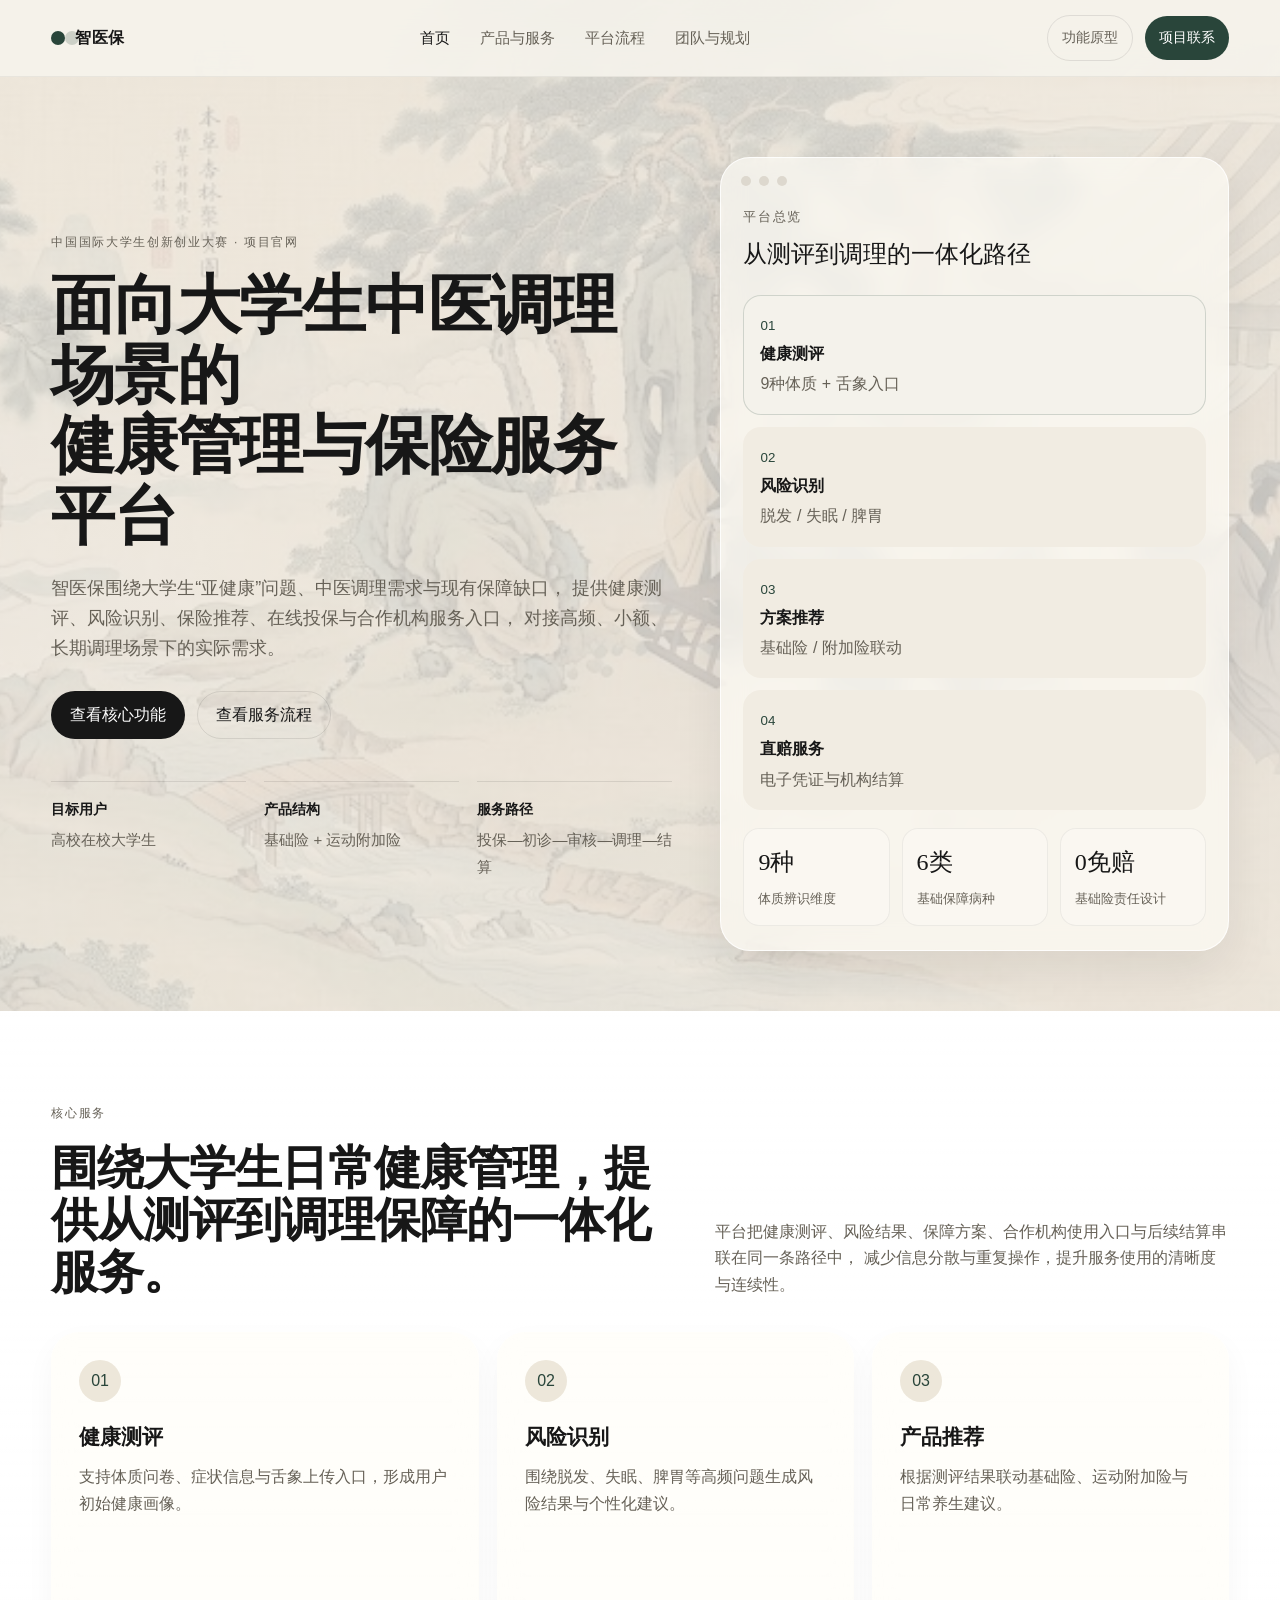
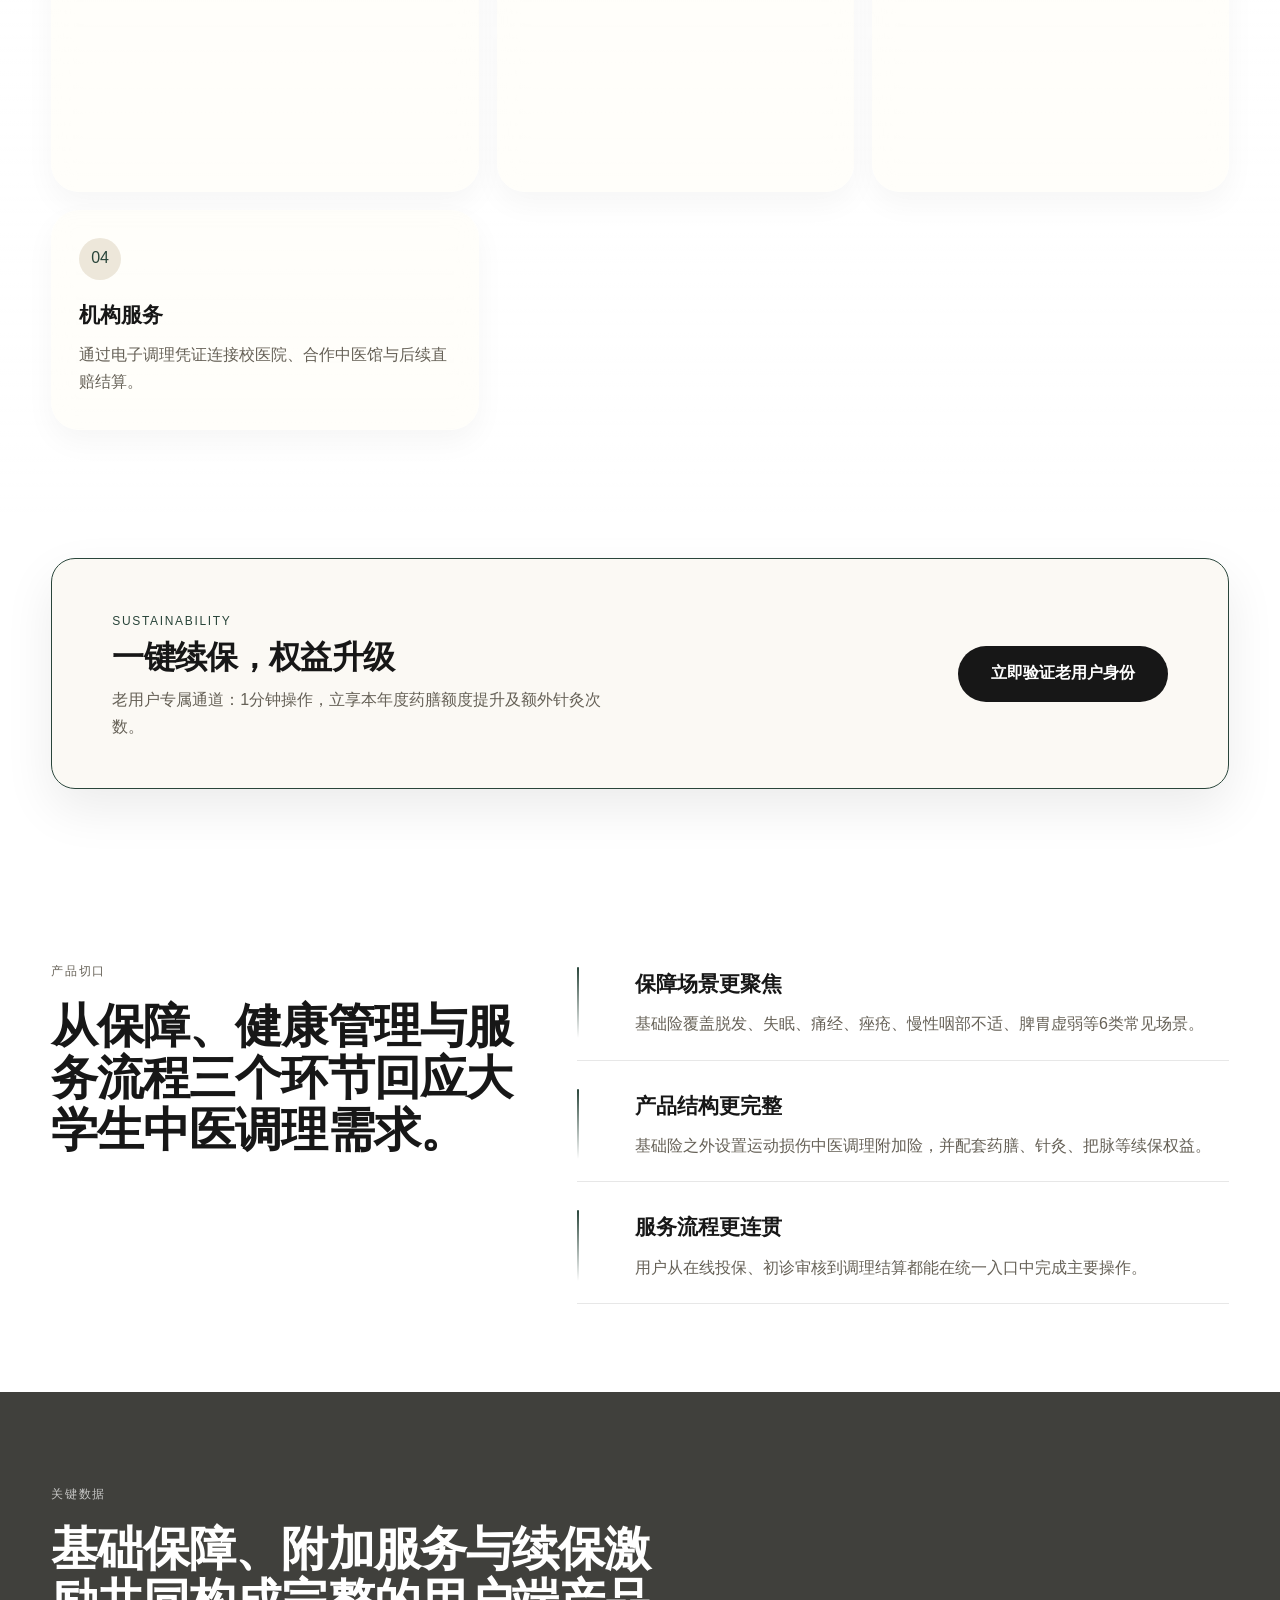
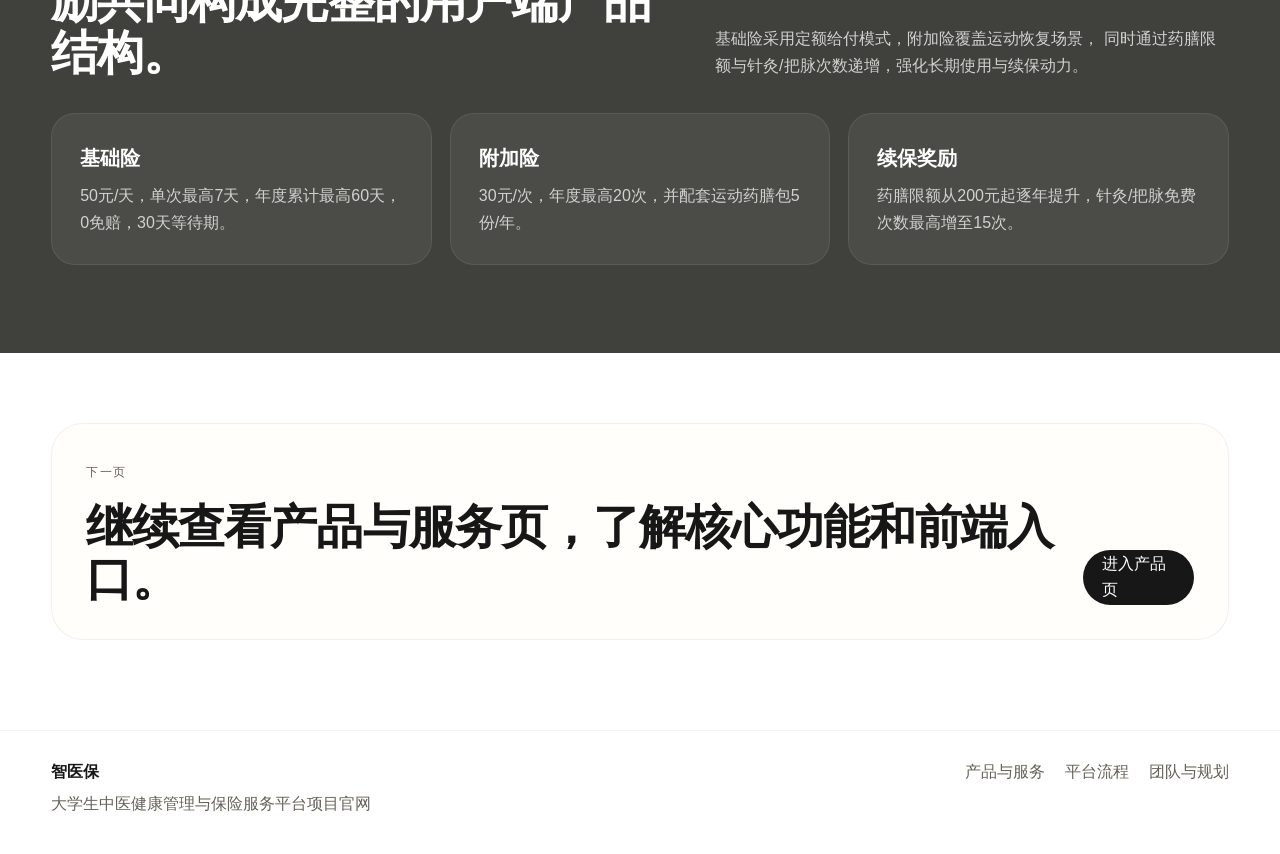
<file: index.html>
<!DOCTYPE html>
<html lang="zh-CN">
<head>
  <meta charset="UTF-8" />
  <meta name="viewport" content="width=device-width, initial-scale=1.0" />
  <title>智医保｜大学生中医健康管理与保险服务平台</title>
  <link rel="stylesheet" href="style.css" />
</head>
<body data-page="home">
  <header class="site-header">
    <div class="container header-inner">
      <a class="brand" href="index.html">
        <span class="brand-mark"></span>
        <span>智医保</span>
      </a>

      <nav class="desktop-nav">
        <a href="index.html">首页</a>
        <a href="solution.html">产品与服务</a>
        <a href="platform.html">平台流程</a>
        <a href="team.html">团队与规划</a>
      </nav>

      <div class="header-actions">
        <a class="ghost-link" href="solution.html#prototype">功能原型</a>
        <a class="primary-link" href="team.html#contact">项目联系</a>
        <button class="menu-toggle" id="menuToggle" aria-label="打开菜单">☰</button>
      </div>
    </div>

    <div class="mobile-menu" id="mobileMenu">
      <a href="index.html">首页</a>
      <a href="solution.html">产品与服务</a>
      <a href="platform.html">平台流程</a>
      <a href="team.html">团队与规划</a>
    </div>
  </header>

  <main>
    <section class="hero hero-home">
      <div class="container hero-grid">
        <div class="hero-copy">
          <div class="eyebrow">中国国际大学生创新创业大赛 · 项目官网</div>
          <h1>面向大学生中医调理场景的<br />健康管理与保险服务平台</h1>
          <p class="hero-lead">
            智医保围绕大学生“亚健康”问题、中医调理需求与现有保障缺口，
            提供健康测评、风险识别、保险推荐、在线投保与合作机构服务入口，
            对接高频、小额、长期调理场景下的实际需求。
          </p>

          <div class="hero-cta">
            <a class="button button-dark" href="solution.html">查看核心功能</a>
            <a class="button button-light" href="platform.html">查看服务流程</a>
          </div>

          <div class="hero-meta">
            <div>
              <strong>目标用户</strong>
              <span>高校在校大学生</span>
            </div>
            <div>
              <strong>产品结构</strong>
              <span>基础险 + 运动附加险</span>
            </div>
            <div>
              <strong>服务路径</strong>
              <span>投保—初诊—审核—调理—结算</span>
            </div>
          </div>
        </div>

        <div class="hero-stage">
          <div class="screen-card">
            <div class="screen-top">
              <span></span><span></span><span></span>
            </div>
            <div class="screen-body">
              <div class="screen-label">平台总览</div>
              <div class="screen-title">从测评到调理的一体化路径</div>

              <div class="mini-journey">
                <div class="mini-step active">
                  <small>01</small>
                  <strong>健康测评</strong>
                  <p>9种体质 + 舌象入口</p>
                </div>
                <div class="mini-step">
                  <small>02</small>
                  <strong>风险识别</strong>
                  <p>脱发 / 失眠 / 脾胃</p>
                </div>
                <div class="mini-step">
                  <small>03</small>
                  <strong>方案推荐</strong>
                  <p>基础险 / 附加险联动</p>
                </div>
                <div class="mini-step">
                  <small>04</small>
                  <strong>直赔服务</strong>
                  <p>电子凭证与机构结算</p>
                </div>
              </div>

              <div class="screen-foot">
                <div class="metric">
                  <span>9种</span>
                  <small>体质辨识维度</small>
                </div>
                <div class="metric">
                  <span>6类</span>
                  <small>基础保障病种</small>
                </div>
                <div class="metric">
                  <span>0免赔</span>
                  <small>基础险责任设计</small>
                </div>
              </div>
            </div>
          </div>
        </div>
      </div>
    </section>

    <section class="section section-soft">
      <div class="container">
        <div class="split-head">
          <div>
            <div class="eyebrow">核心服务</div>
            <h2>围绕大学生日常健康管理，提供从测评到调理保障的一体化服务。</h2>
          </div>
          <p>
            平台把健康测评、风险结果、保障方案、合作机构使用入口与后续结算串联在同一条路径中，
            减少信息分散与重复操作，提升服务使用的清晰度与连续性。
          </p>
        </div>

        <div class="feature-mosaic">
          <article class="mosaic-card large">
            <div class="card-index">01</div>
            <h3>健康测评</h3>
            <p>支持体质问卷、症状信息与舌象上传入口，形成用户初始健康画像。</p>
          </article>

          <article class="mosaic-card">
            <div class="card-index">02</div>
            <h3>风险识别</h3>
            <p>围绕脱发、失眠、脾胃等高频问题生成风险结果与个性化建议。</p>
          </article>

          <article class="mosaic-card">
            <div class="card-index">03</div>
            <h3>产品推荐</h3>
            <p>根据测评结果联动基础险、运动附加险与日常养生建议。</p>
          </article>

          <article class="mosaic-card">
            <div class="card-index">04</div>
            <h3>机构服务</h3>
            <p>通过电子调理凭证连接校医院、合作中医馆与后续直赔结算。</p>
          </article>
        </div>
      </div>
    </section>
    <style>
      .renewal-banner {
        display: flex;
        align-items: center;
        justify-content: space-between;
        padding: 48px 60px;
        background: var(--card); 
        border: 1px solid var(--green); 
        border-radius: var(--radius);
        backdrop-filter: blur(12px);
        box-shadow: var(--shadow);
        gap: 40px;
        margin-bottom: 40px;
      }
      .renewal-title { margin-bottom: 12px; font-size: 32px; color: var(--ink); }
      .renewal-desc { font-size: 16px; color: var(--muted); max-width: 500px; margin: 0; }
      .renewal-btn { padding: 0 32px; height: 56px; font-weight: 600; white-space: nowrap; }
      @media (max-width: 850px) {
        .renewal-banner { flex-direction: column; text-align: center; padding: 40px 24px; }
        .renewal-desc { margin: 0 auto 24px; }
        .renewal-btn { width: 100%; }
      }
    </style>

    <section class="section" style="padding: 40px 0;">
      <div class="container">
        <div class="renewal-banner">
          <div>
            <div class="eyebrow" style="color: var(--green); margin-bottom: 8px;">Sustainability</div>
            <h2 class="renewal-title">一键续保，权益升级</h2>
            <p class="renewal-desc">老用户专属通道：1分钟操作，立享本年度药膳额度提升及额外针灸次数。</p>
          </div>
          <button class="button button-dark renewal-btn">立即验证老用户身份</button>
        </div>
      </div>
    </section>

    <section class="section">
      <div class="container editorial-grid">
        <div class="editorial-block">
          <div class="eyebrow">产品切口</div>
          <h2>从保障、健康管理与服务流程三个环节回应大学生中医调理需求。</h2>
        </div>

        <div class="editorial-list">
          <article class="editorial-item">
            <span class="line"></span>
            <div>
              <h3>保障场景更聚焦</h3>
              <p>基础险覆盖脱发、失眠、痛经、痤疮、慢性咽部不适、脾胃虚弱等6类常见场景。</p>
            </div>
          </article>
          <article class="editorial-item">
            <span class="line"></span>
            <div>
              <h3>产品结构更完整</h3>
              <p>基础险之外设置运动损伤中医调理附加险，并配套药膳、针灸、把脉等续保权益。</p>
            </div>
          </article>
          <article class="editorial-item">
            <span class="line"></span>
            <div>
              <h3>服务流程更连贯</h3>
              <p>用户从在线投保、初诊审核到调理结算都能在统一入口中完成主要操作。</p>
            </div>
          </article>
        </div>
      </div>
    </section>

    <section class="section section-dark">
      <div class="container">
        <div class="split-head dark">
          <div>
            <div class="eyebrow">关键数据</div>
            <h2>基础保障、附加服务与续保激励共同构成完整的用户端产品结构。</h2>
          </div>
          <p>
            基础险采用定额给付模式，附加险覆盖运动恢复场景，
            同时通过药膳限额与针灸/把脉次数递增，强化长期使用与续保动力。
          </p>
        </div>

        <div class="principles">
          <div class="principle-card">
            <strong>基础险</strong>
            <p>50元/天，单次最高7天，年度累计最高60天，0免赔，30天等待期。</p>
          </div>
          <div class="principle-card">
            <strong>附加险</strong>
            <p>30元/次，年度最高20次，并配套运动药膳包5份/年。</p>
          </div>
          <div class="principle-card">
            <strong>续保奖励</strong>
            <p>药膳限额从200元起逐年提升，针灸/把脉免费次数最高增至15次。</p>
          </div>
        </div>
      </div>
    </section>

    <section class="section section-end">
      <div class="container end-panel">
        <div>
          <div class="eyebrow">下一页</div>
          <h2>继续查看产品与服务页，了解核心功能和前端入口。</h2>
        </div>
        <a class="button button-dark" href="solution.html">进入产品页</a>
      </div>
    </section>
  </main>

  <footer class="site-footer">
    <div class="container footer-inner">
      <div>
        <strong>智医保</strong>
        <p>大学生中医健康管理与保险服务平台项目官网</p>
      </div>
      <div class="footer-links">
        <a href="solution.html">产品与服务</a>
        <a href="platform.html">平台流程</a>
        <a href="team.html">团队与规划</a>
      </div>
    </div>
  </footer>

  <script src="script.js"></script>
</body>
</html>
</file>
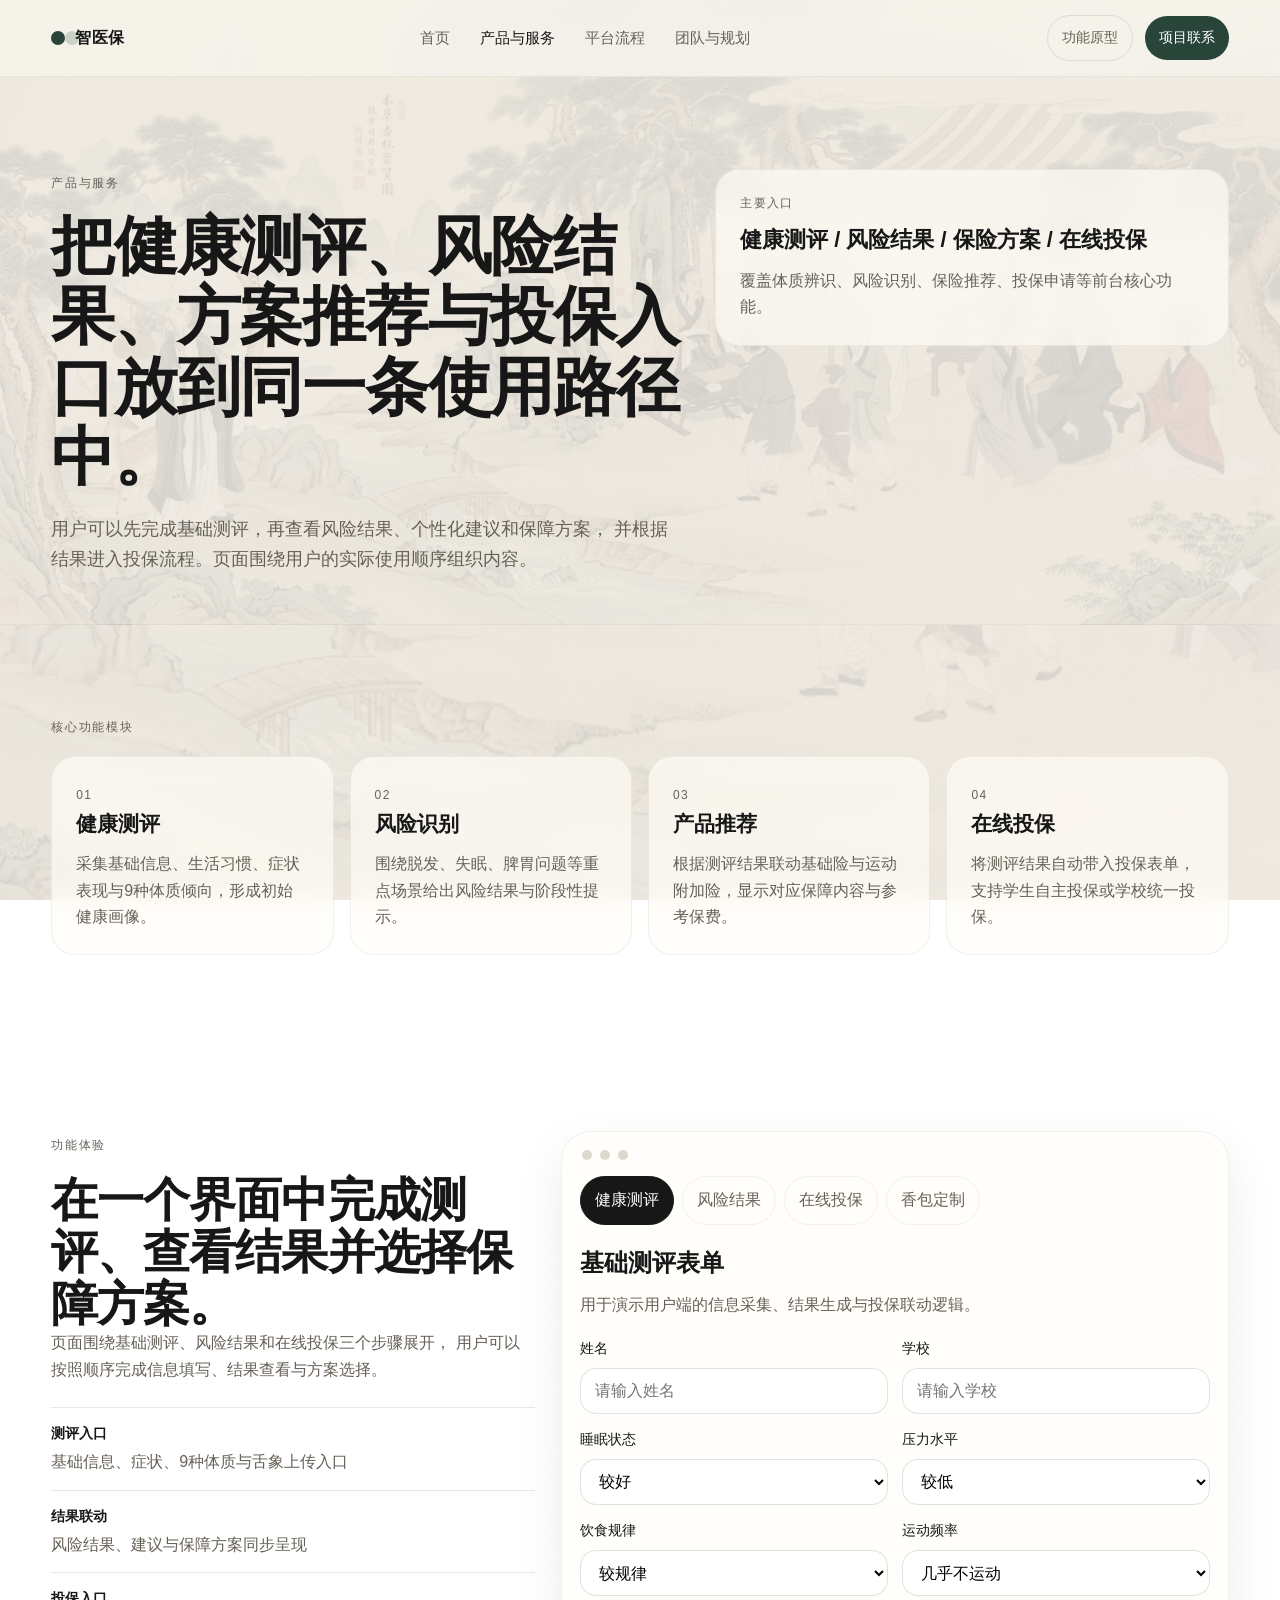
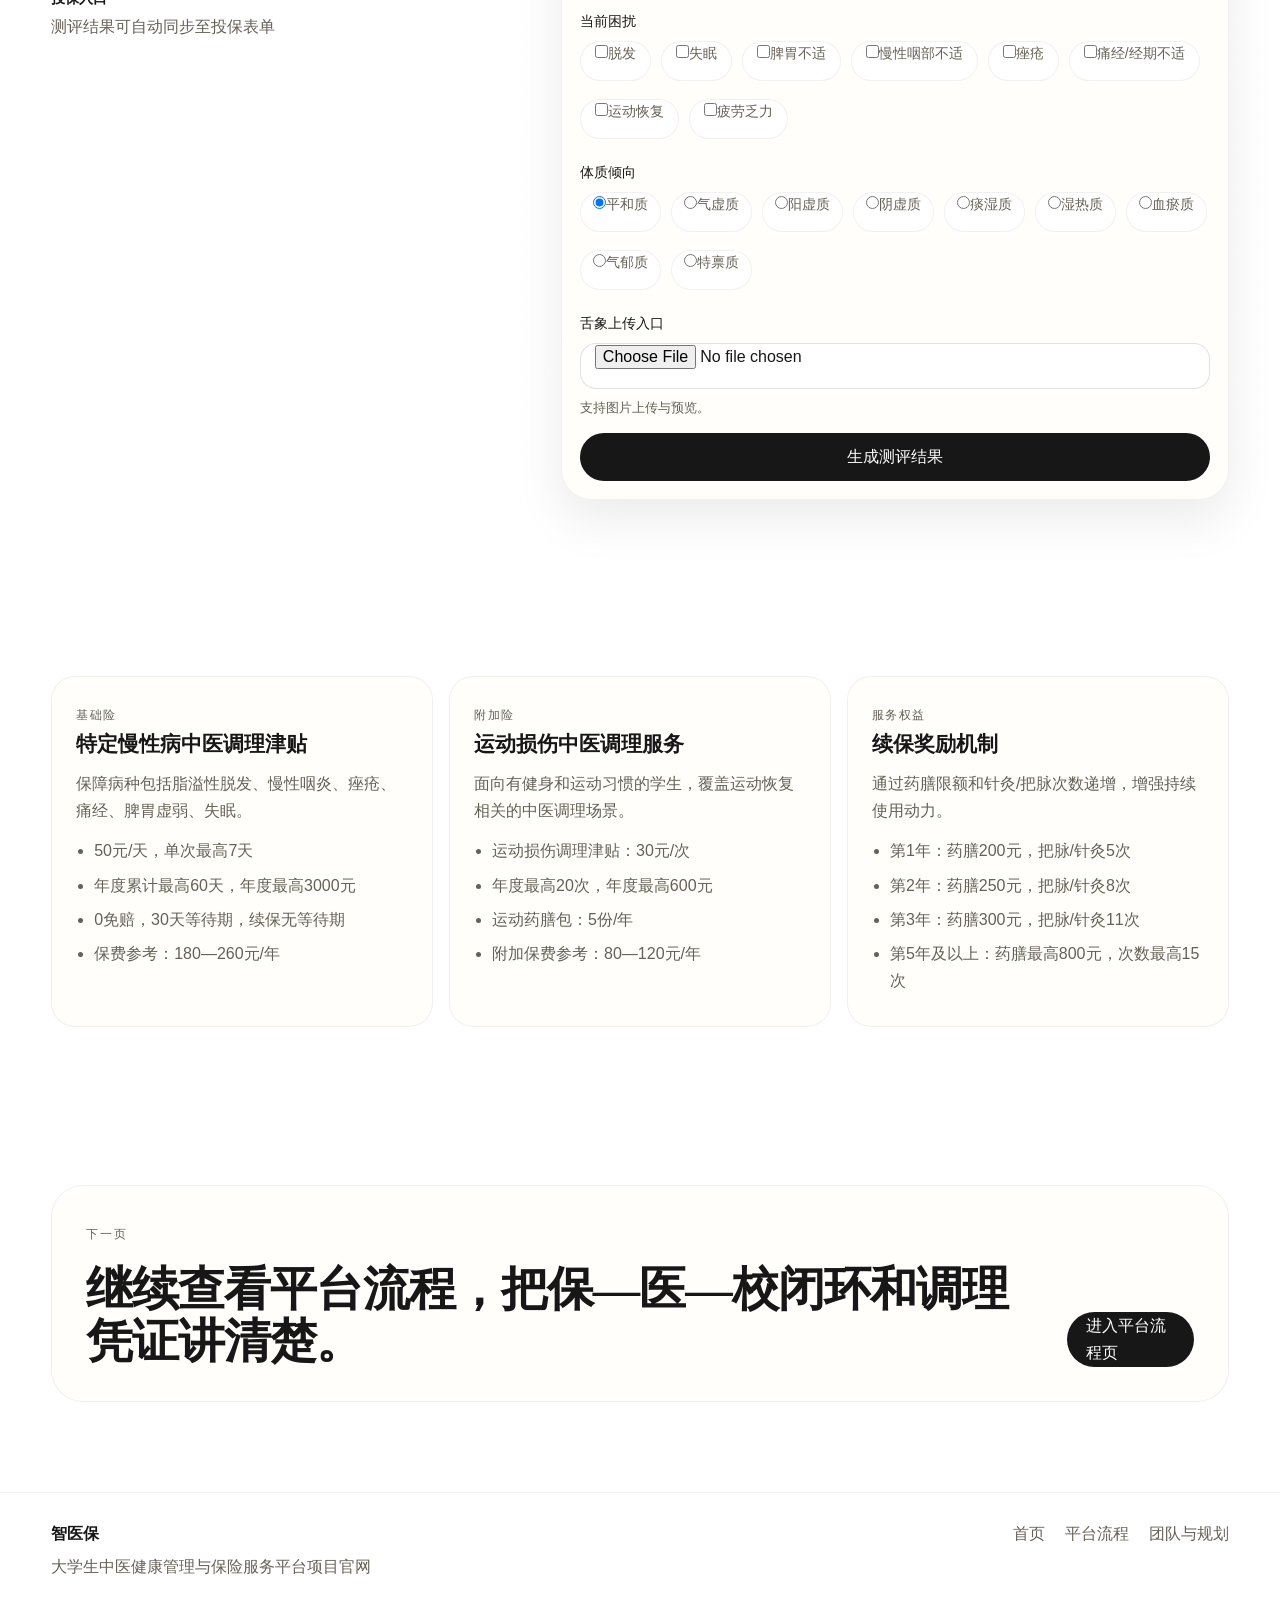
<file: solution.html>
<!DOCTYPE html>
<html lang="zh-CN">
<head>
  <meta charset="UTF-8" />
  <meta name="viewport" content="width=device-width, initial-scale=1.0" />
  <title>产品与服务｜智医保</title>
  <link rel="stylesheet" href="style.css" />
</head>
<body data-page="solution">
  <header class="site-header">
    <div class="container header-inner">
      <a class="brand" href="index.html">
        <span class="brand-mark"></span>
        <span>智医保</span>
      </a>

      <nav class="desktop-nav">
        <a href="index.html">首页</a>
        <a href="solution.html">产品与服务</a>
        <a href="platform.html">平台流程</a>
        <a href="team.html">团队与规划</a>
      </nav>

      <div class="header-actions">
        <a class="ghost-link" href="#prototype">功能原型</a>
        <a class="primary-link" href="team.html#contact">项目联系</a>
        <button class="menu-toggle" id="menuToggle" aria-label="打开菜单">☰</button>
      </div>
    </div>

    <div class="mobile-menu" id="mobileMenu">
      <a href="index.html">首页</a>
      <a href="solution.html">产品与服务</a>
      <a href="platform.html">平台流程</a>
      <a href="team.html">团队与规划</a>
    </div>
  </header>

  <main>
    <section class="sub-hero">
      <div class="container sub-hero-grid">
        <div>
          <div class="eyebrow">产品与服务</div>
          <h1>把健康测评、风险结果、方案推荐与投保入口放到同一条使用路径中。</h1>
          <p class="hero-lead">
            用户可以先完成基础测评，再查看风险结果、个性化建议和保障方案，
            并根据结果进入投保流程。页面围绕用户的实际使用顺序组织内容。
          </p>
        </div>

        <aside class="aside-panel">
          <small>主要入口</small>
          <strong>健康测评 / 风险结果 / 保险方案 / 在线投保</strong>
          <p>覆盖体质辨识、风险识别、保险推荐、投保申请等前台核心功能。</p>
        </aside>
      </div>
    </section>

    <section class="section">
      <div class="container">
        <div class="section-kicker">核心功能模块</div>
        <div class="service-grid">
          <article class="service-card">
            <small>01</small>
            <h3>健康测评</h3>
            <p>采集基础信息、生活习惯、症状表现与9种体质倾向，形成初始健康画像。</p>
          </article>
          <article class="service-card">
            <small>02</small>
            <h3>风险识别</h3>
            <p>围绕脱发、失眠、脾胃问题等重点场景给出风险结果与阶段性提示。</p>
          </article>
          <article class="service-card">
            <small>03</small>
            <h3>产品推荐</h3>
            <p>根据测评结果联动基础险与运动附加险，显示对应保障内容与参考保费。</p>
          </article>
          <article class="service-card">
            <small>04</small>
            <h3>在线投保</h3>
            <p>将测评结果自动带入投保表单，支持学生自主投保或学校统一投保。</p>
          </article>
        </div>
      </div>
    </section>

    <section class="section section-soft" id="prototype">
      <div class="container prototype-wrap">
        <div class="prototype-sidebar">
          <div class="eyebrow">功能体验</div>
          <h2>在一个界面中完成测评、查看结果并选择保障方案。</h2>
          <p>
            页面围绕基础测评、风险结果和在线投保三个步骤展开，
            用户可以按照顺序完成信息填写、结果查看与方案选择。
          </p>

          <div class="prototype-notes">
            <div>
              <strong>测评入口</strong>
              <span>基础信息、症状、9种体质与舌象上传入口</span>
            </div>
            <div>
              <strong>结果联动</strong>
              <span>风险结果、建议与保障方案同步呈现</span>
            </div>
            <div>
              <strong>投保入口</strong>
              <span>测评结果可自动同步至投保表单</span>
            </div>
          </div>
        </div>

        <div class="prototype-stage">
          <div class="prototype-shell">
            <div class="prototype-header">
              <span></span><span></span><span></span>
            </div>

            <div class="prototype-tabs">
              <button class="tab-button active" data-tab="assessment">健康测评</button>
              <button class="tab-button" data-tab="result">风险结果</button>
              <button class="tab-button" data-tab="apply">在线投保</button>
              <button class="tab-button" data-tab="sachet">香包定制</button>
            </div>

            <div class="prototype-body">
              <section class="tab-panel active" id="assessmentTab">
                <div class="panel-title">
                  <h3>基础测评表单</h3>
                  <p>用于演示用户端的信息采集、结果生成与投保联动逻辑。</p>
                </div>

                <form id="assessmentForm" class="clean-form">
                  <div class="form-row">
                    <div class="field">
                      <label for="userName">姓名</label>
                      <input id="userName" type="text" placeholder="请输入姓名" />
                    </div>
                    <div class="field">
                      <label for="userSchool">学校</label>
                      <input id="userSchool" type="text" placeholder="请输入学校" />
                    </div>
                  </div>

                  <div class="form-row">
                    <div class="field">
                      <label for="sleepLevel">睡眠状态</label>
                      <select id="sleepLevel">
                        <option value="0">较好</option>
                        <option value="1">一般</option>
                        <option value="2">较差</option>
                        <option value="3">很差</option>
                      </select>
                    </div>
                    <div class="field">
                      <label for="stressLevel">压力水平</label>
                      <select id="stressLevel">
                        <option value="0">较低</option>
                        <option value="1">中等</option>
                        <option value="2">较高</option>
                        <option value="3">很高</option>
                      </select>
                    </div>
                  </div>

                  <div class="form-row">
                    <div class="field">
                      <label for="dietLevel">饮食规律</label>
                      <select id="dietLevel">
                        <option value="0">较规律</option>
                        <option value="1">偶尔不规律</option>
                        <option value="2">经常不规律</option>
                        <option value="3">长期不规律</option>
                      </select>
                    </div>
                    <div class="field">
                      <label for="exerciseLevel">运动频率</label>
                      <select id="exerciseLevel">
                        <option value="0">几乎不运动</option>
                        <option value="1">1-2次/周</option>
                        <option value="2">3-4次/周</option>
                        <option value="3">5次及以上</option>
                      </select>
                    </div>
                  </div>

                  <div class="field">
                    <label>当前困扰</label>
                    <div class="chip-group">
                      <label class="chip"><input type="checkbox" value="hair" name="issue" />脱发</label>
                      <label class="chip"><input type="checkbox" value="sleep" name="issue" />失眠</label>
                      <label class="chip"><input type="checkbox" value="stomach" name="issue" />脾胃不适</label>
                      <label class="chip"><input type="checkbox" value="throat" name="issue" />慢性咽部不适</label>
                      <label class="chip"><input type="checkbox" value="acne" name="issue" />痤疮</label>
                      <label class="chip"><input type="checkbox" value="pain" name="issue" />痛经/经期不适</label>
                      <label class="chip"><input type="checkbox" value="sports" name="issue" />运动恢复</label>
                      <label class="chip"><input type="checkbox" value="fatigue" name="issue" />疲劳乏力</label>
                    </div>
                  </div>

                  <div class="field">
                    <label>体质倾向</label>
                    <div class="chip-group compact">
                      <label class="chip"><input type="radio" name="constitution" value="balanced" checked />平和质</label>
                      <label class="chip"><input type="radio" name="constitution" value="qi_deficiency" />气虚质</label>
                      <label class="chip"><input type="radio" name="constitution" value="yang_deficiency" />阳虚质</label>
                      <label class="chip"><input type="radio" name="constitution" value="yin_deficiency" />阴虚质</label>
                      <label class="chip"><input type="radio" name="constitution" value="phlegm_damp" />痰湿质</label>
                      <label class="chip"><input type="radio" name="constitution" value="damp_heat" />湿热质</label>
                      <label class="chip"><input type="radio" name="constitution" value="blood_stasis" />血瘀质</label>
                      <label class="chip"><input type="radio" name="constitution" value="qi_stagnation" />气郁质</label>
                      <label class="chip"><input type="radio" name="constitution" value="special" />特禀质</label>
                    </div>
                  </div>

                  <div class="field">
                    <label for="tongueFile">舌象上传入口</label>
                    <input id="tongueFile" type="file" accept="image/*" />
                    <small class="field-tip">支持图片上传与预览。</small>
                    <img id="tonguePreview" class="tongue-preview hidden" alt="舌象预览" />
                  </div>

                  <button class="button button-dark full" type="submit">生成测评结果</button>
                </form>
              </section>

              <section class="tab-panel" id="resultTab">
                <div class="panel-title">
                  <h3>风险结果概览</h3>
                  <p>集中展示体质识别、风险等级、建议保费与推荐方案。</p>
                </div>

                <div class="result-summary">
                  <div class="summary-box">
                    <small>体质识别</small>
                    <strong id="constitutionName">待生成</strong>
                    <p id="constitutionDescription">完成测评后显示。</p>
                  </div>
                  <div class="summary-box">
                    <small>综合等级</small>
                    <strong id="riskLevel">待生成</strong>
                    <p id="riskDescription">完成测评后显示。</p>
                  </div>
                  <div class="summary-box">
                    <small>建议保费</small>
                    <strong id="premiumResult">待生成</strong>
                    <p id="premiumDescription">完成测评后显示。</p>
                  </div>
                </div>

                <div class="bar-group">
                  <div class="bar-row">
                    <div class="bar-label">
                      <span>脱发风险</span>
                      <small id="hairValue">0%</small>
                    </div>
                    <div class="bar-track"><div class="bar-fill" id="hairBar"></div></div>
                  </div>
                  <div class="bar-row">
                    <div class="bar-label">
                      <span>失眠风险</span>
                      <small id="sleepValue">0%</small>
                    </div>
                    <div class="bar-track"><div class="bar-fill" id="sleepBar"></div></div>
                  </div>
                  <div class="bar-row">
                    <div class="bar-label">
                      <span>脾胃风险</span>
                      <small id="stomachValue">0%</small>
                    </div>
                    <div class="bar-track"><div class="bar-fill" id="stomachBar"></div></div>
                  </div>
                </div>

                <div class="advice-block">
                  <div>
                    <small>个性化建议</small>
                    <ul id="adviceList"></ul>
                  </div>
                  <div class="recommend-card">
                    <small>推荐方案</small>
                    <div id="recommendationBox">
                      <strong>等待测评结果</strong>
                      <p>完成左侧测评后自动生成推荐方案。</p>
                    </div>
                    <button class="button button-light full" id="syncApplyBtn" type="button">同步至投保页</button>
                  </div>
                </div>
              </section>

              <section class="tab-panel" id="applyTab">
                <div class="panel-title">
                  <h3>在线投保</h3>
                  <p>支持根据测评结果自动带入推荐方案，减少重复填写。</p>
                </div>

                <form id="applyForm" class="clean-form">
                  <div class="form-row">
                    <div class="field">
                      <label for="applyName">投保人姓名</label>
                      <input id="applyName" type="text" placeholder="请输入姓名" />
                    </div>
                    <div class="field">
                      <label for="applyPhone">手机号</label>
                      <input id="applyPhone" type="text" placeholder="请输入手机号" />
                    </div>
                  </div>

                  <div class="form-row">
                    <div class="field">
                      <label for="applySchool">学校</label>
                      <input id="applySchool" type="text" placeholder="请输入学校" />
                    </div>
                    <div class="field">
                      <label for="applyMode">投保方式</label>
                      <select id="applyMode">
                        <option value="self">学生自主投保</option>
                        <option value="school">学校统一投保</option>
                      </select>
                    </div>
                  </div>

                  <div class="form-row">
                    <div class="field">
                      <label for="applyPlan">方案</label>
                      <input id="applyPlan" type="text" placeholder="测评后自动同步" />
                    </div>
                    <div class="field">
                      <label for="applyPremium">拟投保保费</label>
                      <input id="applyPremium" type="text" placeholder="测评后自动同步" />
                    </div>
                  </div>

                  <div class="field stacked-checks">
                    <label><input type="checkbox" id="agreeA" /> 我已阅读产品责任与免责说明</label>
                    <label><input type="checkbox" id="agreeB" /> 我确认填写信息真实有效</label>
                    <label><input type="checkbox" id="agreeC" /> 我同意用于健康评估与产品推荐</label>
                  </div>

                  <button class="button button-dark full" type="submit">提交投保申请</button>
                  <p class="submit-message" id="applyMessage"></p>
                </form>
              </section>
              <section class="tab-panel" id="sachetTab">
                <div class="panel-title">
                  <h3>特色香包定制</h3>
                  <p>上传医疗凭证或测评结果，AI将智能分析体质并生成专属香包配方。</p>
                </div>

                <form id="sachetForm" class="clean-form">
                  <div class="field">
                    <label for="sachetFile">第一步：上传医疗凭证或测评结果</label>
                    <input id="sachetFile" type="file" accept="image/*, .pdf" />
                  </div>

                  <button class="button button-dark full" type="button" id="aiAnalyzeBtn">第二步：AI 智能分析体质与配料</button>

                  <div id="aiResultUI" class="hidden" style="margin-top: 24px; padding: 18px; background: #fbf8f2; border: 1px solid var(--soft-line); border-radius: 20px;">
                    <small style="color: var(--muted); display: block; margin-bottom: 8px;">第三步：AI 配方结果</small>
                    <strong style="display: block; font-size: 18px; margin-bottom: 8px; color: var(--green);">检测到气虚质倾向</strong>
                    <p style="margin-bottom: 16px; color: var(--muted);">推荐配方：黄芪 + 防风 + 白术（益气固表，提升免疫力）</p>
                    
                    <img src="xiangbao.jpg" alt="香包配方示意图" style="width: 100%; border-radius: 16px; margin-bottom: 24px; border: 1px solid var(--soft-line); object-fit: cover; max-height: 350px;" />

                    <div class="field">
                      <label for="deliveryAddress">第四步：配送地址</label>
                      <input id="deliveryAddress" type="text" placeholder="请输入您的收货地址" />
                    </div>
                    
                    <button class="button button-dark full" type="submit">确认配送</button>
                    <p class="submit-message" id="sachetMessage" style="margin-top: 12px;"></p>
                  </div>
                </form>
              </section>
            </div>
          </div>
        </div>
      </div>
    </section>

    <section class="section">
      <div class="container callout-grid">
        <div class="callout-card">
          <small>基础险</small>
          <h3>特定慢性病中医调理津贴</h3>
          <p>保障病种包括脂溢性脱发、慢性咽炎、痤疮、痛经、脾胃虚弱、失眠。</p>
          <ul class="detail-list">
            <li>50元/天，单次最高7天</li>
            <li>年度累计最高60天，年度最高3000元</li>
            <li>0免赔，30天等待期，续保无等待期</li>
            <li>保费参考：180—260元/年</li>
          </ul>
        </div>
        <div class="callout-card">
          <small>附加险</small>
          <h3>运动损伤中医调理服务</h3>
          <p>面向有健身和运动习惯的学生，覆盖运动恢复相关的中医调理场景。</p>
          <ul class="detail-list">
            <li>运动损伤调理津贴：30元/次</li>
            <li>年度最高20次，年度最高600元</li>
            <li>运动药膳包：5份/年</li>
            <li>附加保费参考：80—120元/年</li>
          </ul>
        </div>
        <div class="callout-card">
          <small>服务权益</small>
          <h3>续保奖励机制</h3>
          <p>通过药膳限额和针灸/把脉次数递增，增强持续使用动力。</p>
          <ul class="detail-list">
            <li>第1年：药膳200元，把脉/针灸5次</li>
            <li>第2年：药膳250元，把脉/针灸8次</li>
            <li>第3年：药膳300元，把脉/针灸11次</li>
            <li>第5年及以上：药膳最高800元，次数最高15次</li>
          </ul>
        </div>
      </div>
    </section>

    <section class="section section-end">
      <div class="container end-panel">
        <div>
          <div class="eyebrow">下一页</div>
          <h2>继续查看平台流程，把保—医—校闭环和调理凭证讲清楚。</h2>
        </div>
        <a class="button button-dark" href="platform.html">进入平台流程页</a>
      </div>
    </section>
  </main>

  <footer class="site-footer">
    <div class="container footer-inner">
      <div>
        <strong>智医保</strong>
        <p>大学生中医健康管理与保险服务平台项目官网</p>
      </div>
      <div class="footer-links">
        <a href="index.html">首页</a>
        <a href="platform.html">平台流程</a>
        <a href="team.html">团队与规划</a>
      </div>
    </div>
  </footer>

  <script src="script.js"></script>
</body>
</html>
</file>
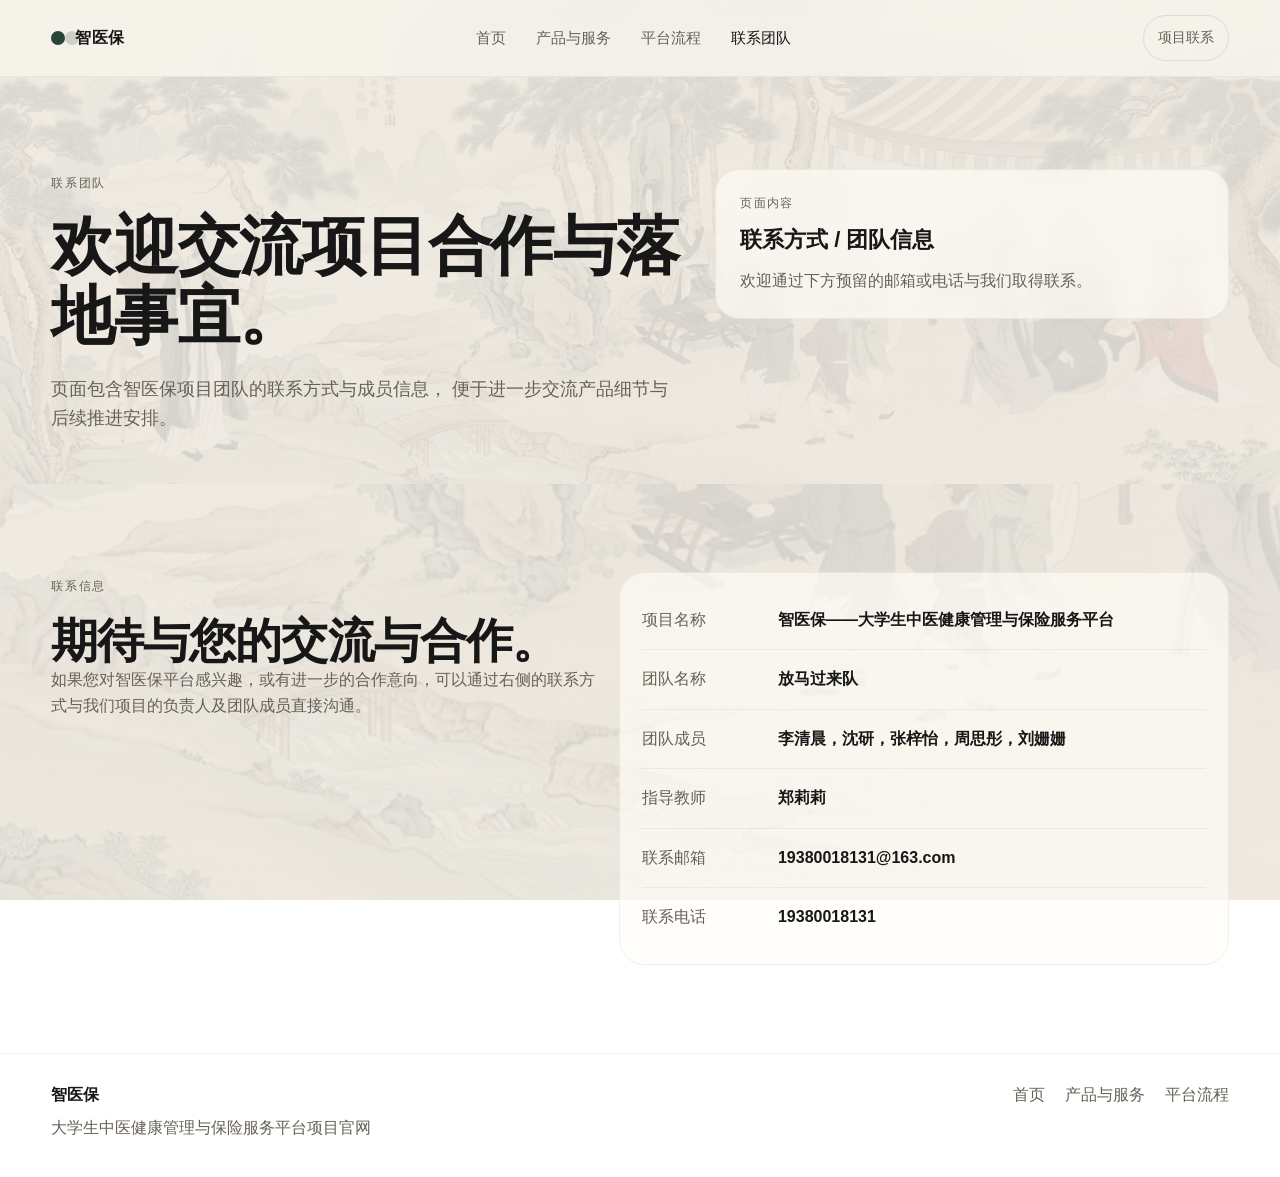
<file: team.html>
<!DOCTYPE html>
<html lang="zh-CN">
<head>
  <meta charset="UTF-8" />
  <meta name="viewport" content="width=device-width, initial-scale=1.0" />
  <title>联系团队｜智医保</title>
  <link rel="stylesheet" href="style.css" />
</head>
<body data-page="team">
  <header class="site-header">
    <div class="container header-inner">
      <a class="brand" href="index.html">
        <span class="brand-mark"></span>
        <span>智医保</span>
      </a>

      <nav class="desktop-nav">
        <a href="index.html">首页</a>
        <a href="solution.html">产品与服务</a>
        <a href="platform.html">平台流程</a>
        <a href="team.html">联系团队</a>
      </nav>

      <div class="header-actions">
        <a class="ghost-link" href="#contact">项目联系</a>
        <button class="menu-toggle" id="menuToggle" aria-label="打开菜单">☰</button>
      </div>
    </div>

    <div class="mobile-menu" id="mobileMenu">
      <a href="index.html">首页</a>
      <a href="solution.html">产品与服务</a>
      <a href="platform.html">平台流程</a>
      <a href="team.html">联系团队</a>
    </div>
  </header>

  <main>
    <section class="sub-hero">
      <div class="container sub-hero-grid">
        <div>
          <div class="eyebrow">联系团队</div>
          <h1>欢迎交流项目合作与落地事宜。</h1>
          <p class="hero-lead">
            页面包含智医保项目团队的联系方式与成员信息，
            便于进一步交流产品细节与后续推进安排。
          </p>
        </div>
        <aside class="aside-panel">
          <small>页面内容</small>
          <strong>联系方式 / 团队信息</strong>
          <p>欢迎通过下方预留的邮箱或电话与我们取得联系。</p>
        </aside>
      </div>
    </section>

    <section class="section" id="contact">
      <div class="container contact-layout">
        <div>
          <div class="eyebrow">联系信息</div>
          <h2>期待与您的交流与合作。</h2>
          <p>如果您对智医保平台感兴趣，或有进一步的合作意向，可以通过右侧的联系方式与我们项目的负责人及团队成员直接沟通。</p>
        </div>

        <div class="contact-card-pro">
          <div class="contact-row">
            <span>项目名称</span>
            <strong>智医保——大学生中医健康管理与保险服务平台</strong>
          </div>
          <div class="contact-row">
            <span>团队名称</span>
            <strong>放马过来队</strong>
          </div>
          
          <div class="contact-row">
            <span>团队成员</span>
            <strong>李清晨，沈研，张梓怡，周思彤，刘姗姗</strong>
          </div>
          <div class="contact-row">
            <span>指导教师</span>
            <strong>郑莉莉</strong>
          </div>
          <div class="contact-row">
            <span>联系邮箱</span>
            <strong>19380018131@163.com</strong>
          </div>
          <div class="contact-row">
            <span>联系电话</span>
            <strong>19380018131</strong>
          </div>
        </div>
      </div>
    </section>
  </main>

  <footer class="site-footer">
    <div class="container footer-inner">
      <div>
        <strong>智医保</strong>
        <p>大学生中医健康管理与保险服务平台项目官网</p>
      </div>
      <div class="footer-links">
        <a href="index.html">首页</a>
        <a href="solution.html">产品与服务</a>
        <a href="platform.html">平台流程</a>
      </div>
    </div>
  </footer>

  <script src="script.js"></script>
</body>
</html>
</file>
<file: style.css>
* {
  margin: 0;
  padding: 0;
  box-sizing: border-box;
}

:root {
  --bg: transparent; /* 去掉原有的纯色背景，给图片让路 */
  --paper: rgba(255, 253, 248, 0.65); /* 变成半透明，透出底部图片 */
  --ink: #171717;
  --muted: #666157;
  --line: rgba(23, 23, 23, 0.1);
  --soft-line: rgba(23, 23, 23, 0.06);
  --green: #29453a;
  --green-2: #335a4b;
  --sand: rgba(235, 229, 216, 0.7);
  --card: rgba(249, 246, 239, 0.65); /* 半透明的卡片背景 */
  --dark: #171717;
  --dark-panel: rgba(31, 31, 26, 0.85); /* 深色区块也变成半透明 */
  --dark-soft: rgba(255,255,255,0.08);
  --radius: 24px;
  --shadow: 0 20px 50px rgba(17, 17, 17, 0.08);
}

body {
  font-family: "Helvetica Neue", "PingFang SC", "Microsoft YaHei", sans-serif;
  color: var(--ink);
  line-height: 1.65;
  
  /* 全屏延伸背景魔法就在这四行 */
  background-image: linear-gradient(rgba(246, 243, 236, 0.85), rgba(246, 243, 236, 0.85)), url('hero-bg.jpg');
  background-size: cover;
  background-attachment: fixed;
  background-position: center;
}

/* 一键给所有卡片加上高级的毛玻璃质感，配合全屏背景使用 */
.service-card, .callout-card, .network-card, .note-card, .finance-card, .member-card, .mosaic-card, .aside-panel, .screen-card, .voucher-card, .end-panel, .sub-hero, .section-soft, .section-dark {
    backdrop-filter: blur(12px);
}

html {
  scroll-behavior: smooth;
}



a {
  color: inherit;
  text-decoration: none;
}

img {
  display: block;
  max-width: 100%;
}

button,
input,
select {
  font: inherit;
}

.hidden {
  display: none !important;
}

.container {
  width: min(1180px, 92vw);
  margin: 0 auto;
}

/* Header */
.site-header {
  position: sticky;
  top: 0;
  z-index: 100;
  backdrop-filter: blur(18px);
  background: rgba(246, 243, 236, 0.84);
  border-bottom: 1px solid var(--soft-line);
}

.header-inner {
  display: flex;
  align-items: center;
  justify-content: space-between;
  min-height: 76px;
  gap: 20px;
}

.brand {
  display: inline-flex;
  align-items: center;
  gap: 10px;
  font-weight: 700;
  letter-spacing: 0.02em;
}

.brand-mark {
  width: 14px;
  height: 14px;
  background: var(--green);
  border-radius: 50%;
  box-shadow: 14px 0 0 0 rgba(41, 69, 58, 0.2);
}

.desktop-nav {
  display: flex;
  gap: 30px;
  font-size: 15px;
}

.desktop-nav a {
  color: var(--muted);
  transition: color 0.25s ease;
}

.desktop-nav a:hover,
.desktop-nav a.is-current {
  color: var(--ink);
}

.header-actions {
  display: flex;
  align-items: center;
  gap: 12px;
}

.ghost-link,
.primary-link {
  padding: 10px 14px;
  border-radius: 999px;
  font-size: 14px;
}

.ghost-link {
  border: 1px solid var(--line);
  color: var(--muted);
}

.primary-link {
  background: var(--green);
  color: white;
}

.menu-toggle {
  display: none;
  background: none;
  border: none;
  font-size: 26px;
}

.mobile-menu {
  display: none;
  padding: 0 4vw 18px;
  border-top: 1px solid var(--soft-line);
}

.mobile-menu a {
  display: block;
  padding: 12px 0;
  color: var(--muted);
}

/* Global */
.section {
  padding: 88px 0;
}

.section-soft {
  background: linear-gradient(180deg, rgba(255,255,255,0.45), rgba(255,255,255,0.1));
}

.section-dark {
  background: var(--dark-panel);
  color: white;
}

.section-end {
  padding-top: 70px;
  padding-bottom: 90px;
}

.eyebrow,
.section-kicker {
  display: inline-block;
  font-size: 12px;
  letter-spacing: 0.14em;
  text-transform: uppercase;
  color: var(--muted);
  margin-bottom: 18px;
}

.section-dark .eyebrow {
  color: rgba(255,255,255,0.7);
}

h1, h2 {
  font-family: Georgia, "Times New Roman", serif;
  font-weight: 600;
  letter-spacing: -0.02em;
  line-height: 1.1;
}

h1 {
  font-size: clamp(2.8rem, 5vw, 5rem);
  margin-bottom: 22px;
}

h2 {
  font-size: clamp(2rem, 3.7vw, 3.4rem);
}

h3 {
  font-size: 1.3rem;
  margin-bottom: 10px;
}

p {
  color: var(--muted);
}

.section-dark p {
  color: rgba(255,255,255,0.75);
}

.hero-lead {
  font-size: 18px;
  max-width: 760px;
}

/* Buttons */
.button {
  display: inline-flex;
  align-items: center;
  justify-content: center;
  min-height: 48px;
  padding: 0 18px;
  border-radius: 999px;
  border: 1px solid transparent;
  transition: transform 0.25s ease, background 0.25s ease, border-color 0.25s ease;
}

.button:hover {
  transform: translateY(-1px);
}

.button-dark {
  background: var(--ink);
  color: white;
}

.button-light {
  background: transparent;
  border-color: var(--line);
  color: var(--ink);
}

.full {
  width: 100%;
}

/* Home hero */
.hero {
  padding: 80px 0 60px;
}

.hero-grid {
  display: grid;
  grid-template-columns: 1.1fr 0.9fr;
  gap: 48px;
  align-items: center;
  min-height: calc(100vh - 120px);
}

.hero-copy {
  max-width: 720px;
}

.hero-cta {
  display: flex;
  gap: 12px;
  flex-wrap: wrap;
  margin-top: 28px;
}

.hero-meta {
  display: grid;
  grid-template-columns: repeat(3, 1fr);
  gap: 18px;
  margin-top: 42px;
}

.hero-meta div {
  padding-top: 16px;
  border-top: 1px solid var(--line);
}

.hero-meta strong {
  display: block;
  font-size: 14px;
  margin-bottom: 6px;
}

.hero-meta span {
  color: var(--muted);
  font-size: 15px;
}

.hero-stage {
  display: flex;
  justify-content: flex-end;
}

.screen-card {
  width: min(540px, 100%);
  background: var(--paper);
  border-radius: 30px;
  box-shadow: var(--shadow);
  border: 1px solid rgba(255,255,255,0.8);
  overflow: hidden;
}

.screen-top {
  display: flex;
  gap: 8px;
  padding: 18px 20px 0;
}

.screen-top span {
  width: 10px;
  height: 10px;
  background: #ddd8ce;
  border-radius: 50%;
}

.screen-body {
  padding: 20px 22px 24px;
}

.screen-label {
  color: var(--muted);
  font-size: 13px;
  text-transform: uppercase;
  letter-spacing: 0.12em;
  margin-bottom: 8px;
}

.screen-title {
  font-size: 24px;
  font-family: Georgia, "Times New Roman", serif;
  margin-bottom: 20px;
}

.mini-journey {
  display: grid;
  gap: 12px;
}

.mini-step {
  padding: 16px;
  border-radius: 18px;
  background: #f1ece2;
  border: 1px solid transparent;
}

.mini-step.active {
  border-color: rgba(41, 69, 58, 0.18);
  background: #f4f2eb;
}

.mini-step small {
  display: inline-block;
  color: var(--green);
  margin-bottom: 4px;
}

.mini-step strong {
  display: block;
  margin-bottom: 4px;
}

.screen-foot {
  display: grid;
  grid-template-columns: repeat(3, 1fr);
  gap: 12px;
  margin-top: 18px;
}

.metric {
  padding: 14px;
  border-radius: 16px;
  background: #faf7f1;
  border: 1px solid var(--soft-line);
}

.metric span {
  display: block;
  font-size: 24px;
  font-family: Georgia, "Times New Roman", serif;
  margin-bottom: 2px;
}

.metric small {
  color: var(--muted);
}

/* Home sections */
.split-head {
  display: grid;
  grid-template-columns: 1.1fr 0.9fr;
  gap: 36px;
  align-items: end;
  margin-bottom: 34px;
}

.split-head p {
  font-size: 16px;
}

.split-head.dark p {
  color: rgba(255,255,255,0.76);
}

.feature-mosaic {
  display: grid;
  grid-template-columns: 1.2fr 1fr 1fr;
  gap: 18px;
}

.mosaic-card {
  padding: 28px;
  min-height: 220px;
  background: var(--paper);
  border-radius: 28px;
  box-shadow: 0 12px 30px rgba(17, 17, 17, 0.04);
}

.mosaic-card.large {
  min-height: 460px;
}

.card-index {
  display: inline-flex;
  width: 42px;
  height: 42px;
  border-radius: 50%;
  align-items: center;
  justify-content: center;
  background: #ede7da;
  color: var(--green);
  margin-bottom: 18px;
}

.editorial-grid {
  display: grid;
  grid-template-columns: 0.85fr 1.15fr;
  gap: 44px;
}

.editorial-list {
  display: grid;
  gap: 18px;
}

.editorial-item {
  display: grid;
  grid-template-columns: 44px 1fr;
  gap: 14px;
  padding: 10px 0 22px;
  border-bottom: 1px solid var(--line);
}

.editorial-item .line {
  width: 2px;
  background: linear-gradient(180deg, var(--green), transparent);
  border-radius: 999px;
}

.principles {
  display: grid;
  grid-template-columns: repeat(3, 1fr);
  gap: 18px;
}

.principle-card {
  padding: 28px;
  border-radius: 24px;
  background: rgba(255,255,255,0.06);
  border: 1px solid rgba(255,255,255,0.08);
}

.principle-card strong {
  display: block;
  margin-bottom: 8px;
  font-size: 20px;
}

.end-panel {
  background: var(--paper);
  border: 1px solid var(--soft-line);
  border-radius: 32px;
  padding: 34px;
  display: flex;
  align-items: end;
  justify-content: space-between;
  gap: 26px;
}

/* Sub hero shared */
.sub-hero {
  padding: 92px 0 50px;
}

.sub-hero-grid {
  display: grid;
  grid-template-columns: 1.1fr 0.9fr;
  gap: 36px;
  align-items: start;
}

.aside-panel {
  padding: 24px;
  border-radius: 24px;
  background: var(--paper);
  border: 1px solid var(--soft-line);
}

.aside-panel small {
  display: block;
  color: var(--muted);
  margin-bottom: 8px;
  text-transform: uppercase;
  letter-spacing: 0.12em;
  font-size: 12px;
}

.aside-panel strong {
  display: block;
  font-size: 22px;
  margin-bottom: 10px;
}

/* Solution */
.service-grid {
  display: grid;
  grid-template-columns: repeat(4, 1fr);
  gap: 16px;
}

.service-card,
.callout-card,
.network-card,
.note-card,
.finance-card,
.member-card {
  background: var(--paper);
  border-radius: 24px;
  padding: 24px;
  border: 1px solid var(--soft-line);
}

.service-card small,
.callout-card small,
.network-card small,
.note-card small,
.finance-card small,
.member-card small {
  color: var(--muted);
  text-transform: uppercase;
  letter-spacing: 0.12em;
  font-size: 12px;
}

.prototype-wrap {
  display: grid;
  grid-template-columns: 0.42fr 0.58fr;
  gap: 26px;
  align-items: start;
}

.prototype-sidebar {
  position: sticky;
  top: 100px;
}

.prototype-notes {
  display: grid;
  gap: 14px;
  margin-top: 24px;
}

.prototype-notes div {
  padding-top: 14px;
  border-top: 1px solid var(--line);
}

.prototype-notes strong {
  display: block;
  font-size: 14px;
  margin-bottom: 4px;
}

.prototype-notes span {
  color: var(--muted);
}

.prototype-shell {
  background: var(--paper);
  border: 1px solid var(--soft-line);
  border-radius: 30px;
  box-shadow: var(--shadow);
  overflow: hidden;
}

.prototype-header {
  display: flex;
  gap: 8px;
  padding: 18px 20px 0;
}

.prototype-header span {
  width: 10px;
  height: 10px;
  border-radius: 999px;
  background: #ddd8ce;
}

.prototype-tabs {
  display: flex;
  gap: 8px;
  padding: 16px 18px 0;
}

.tab-button {
  background: transparent;
  border: 1px solid var(--soft-line);
  color: var(--muted);
  padding: 10px 14px;
  border-radius: 999px;
  cursor: pointer;
}

.tab-button.active {
  background: var(--ink);
  color: white;
  border-color: var(--ink);
}

.prototype-body {
  padding: 18px;
}

.tab-panel {
  display: none;
}

.tab-panel.active {
  display: block;
}

.panel-title {
  margin-bottom: 18px;
}

.panel-title h3 {
  font-size: 24px;
}

.clean-form {
  display: grid;
  gap: 14px;
}

.form-row {
  display: grid;
  grid-template-columns: repeat(2, 1fr);
  gap: 14px;
}

.field label {
  display: block;
  font-size: 14px;
  margin-bottom: 8px;
}

.field input,
.field select {
  width: 100%;
  min-height: 46px;
  border-radius: 16px;
  border: 1px solid rgba(23, 23, 23, 0.12);
  background: white;
  padding: 0 14px;
}

.field-tip {
  display: block;
  color: var(--muted);
  margin-top: 8px;
  font-size: 13px;
}

.tongue-preview {
  width: 180px;
  margin-top: 12px;
  border-radius: 16px;
  border: 1px solid var(--soft-line);
}

.chip-group {
  display: flex;
  flex-wrap: wrap;
  gap: 10px;
}

.chip {
  display: inline-flex;
  align-items: center;
  gap: 7px;
  min-height: 40px;
  border-radius: 999px;
  padding: 0 14px;
  border: 1px solid var(--soft-line);
  background: white;
  color: var(--muted);
}

.chip input {
  width: auto;
  min-height: auto;
}

.chip-group.compact .chip {
  padding: 0 12px;
}

.result-summary {
  display: grid;
  grid-template-columns: repeat(3, 1fr);
  gap: 14px;
  margin-bottom: 18px;
}

.summary-box {
  background: #fbf8f2;
  border: 1px solid var(--soft-line);
  border-radius: 20px;
  padding: 18px;
}

.summary-box small {
  color: var(--muted);
  display: block;
  margin-bottom: 8px;
}

.summary-box strong {
  display: block;
  font-size: 28px;
  font-family: Georgia, "Times New Roman", serif;
  margin-bottom: 6px;
}

.bar-group {
  display: grid;
  gap: 14px;
}

.bar-row {
  padding: 14px;
  border-radius: 18px;
  border: 1px solid var(--soft-line);
  background: #fffdfa;
}

.bar-label {
  display: flex;
  align-items: center;
  justify-content: space-between;
  margin-bottom: 10px;
}

.bar-label small {
  color: var(--muted);
}

.bar-track {
  height: 12px;
  background: #ebe7df;
  border-radius: 999px;
  overflow: hidden;
}

.bar-fill {
  width: 0%;
  height: 100%;
  background: linear-gradient(90deg, #cdbd85, #9a7757, #405d53);
  border-radius: 999px;
  transition: width 0.5s ease;
}

.advice-block {
  display: grid;
  grid-template-columns: 1fr 0.95fr;
  gap: 14px;
  margin-top: 18px;
}

.advice-block ul {
  padding-left: 18px;
}

.advice-block li {
  margin-bottom: 8px;
  color: var(--muted);
}

.recommend-card {
  border: 1px solid var(--soft-line);
  border-radius: 20px;
  padding: 18px;
  background: #fbf8f2;
}

.recommend-card small {
  color: var(--muted);
  display: block;
  margin-bottom: 8px;
}

.stacked-checks {
  display: grid;
  gap: 10px;
}

.submit-message {
  min-height: 22px;
  font-size: 14px;
}

/* Platform */
.journey-head {
  margin-bottom: 28px;
}

.journey-line {
  display: grid;
  grid-template-columns: repeat(4, 1fr);
  gap: 14px;
}

.journey-card {
  background: var(--paper);
  border-radius: 26px;
  border: 1px solid var(--soft-line);
  padding: 22px;
}

.journey-card.active {
  transform: translateY(-8px);
  box-shadow: 0 16px 36px rgba(17, 17, 17, 0.06);
}

.journey-card small {
  color: var(--muted);
  display: block;
  margin-bottom: 12px;
  text-transform: uppercase;
  letter-spacing: 0.1em;
  font-size: 12px;
}

.flow-layout {
  display: grid;
  grid-template-columns: 0.95fr 1.05fr;
  gap: 24px;
  align-items: center;
}

.flow-points {
  display: grid;
  gap: 14px;
  margin-top: 24px;
}

.flow-points div {
  padding-top: 14px;
  border-top: 1px solid var(--line);
}

.flow-points strong {
  display: block;
  font-size: 14px;
  margin-bottom: 4px;
}

.voucher-stage {
  display: flex;
  justify-content: center;
}

.voucher-card {
  width: min(520px, 100%);
  background: var(--paper);
  border: 1px solid var(--soft-line);
  border-radius: 30px;
  padding: 22px;
  box-shadow: var(--shadow);
}

.voucher-top {
  display: flex;
  justify-content: space-between;
  align-items: center;
  margin-bottom: 24px;
}

.voucher-top small {
  color: var(--muted);
  text-transform: uppercase;
  letter-spacing: 0.12em;
  font-size: 12px;
}

.voucher-top span {
  min-width: 80px;
  text-align: right;
  color: #8a6e38;
}

.voucher-code {
  font-family: Georgia, "Times New Roman", serif;
  font-size: clamp(2rem, 4vw, 3.1rem);
  letter-spacing: -0.04em;
  margin-bottom: 8px;
}

.voucher-meta {
  display: grid;
  grid-template-columns: repeat(2, 1fr);
  gap: 14px;
  margin: 22px 0;
}

.voucher-meta div {
  padding: 14px;
  border-radius: 18px;
  background: #fbf8f2;
}

.voucher-meta strong {
  display: block;
  margin-bottom: 4px;
}

.network-grid,
.side-notes,
.finance-grid,
.contact-layout,
.callout-grid,
.team-grid {
  display: grid;
  gap: 16px;
}

.network-grid {
  grid-template-columns: repeat(4, 1fr);
}

.side-notes,
.finance-grid,
.callout-grid {
  grid-template-columns: repeat(3, 1fr);
}

/* Team */
.team-grid {
  grid-template-columns: repeat(4, 1fr);
}

.member-card p {
  margin: 8px 0 12px;
  color: var(--ink);
}

.member-card span {
  color: var(--muted);
  display: block;
}

.plan-layout {
  display: grid;
  grid-template-columns: 0.95fr 1.05fr;
  gap: 24px;
  align-items: start;
}

.plan-table {
  background: var(--paper);
  border: 1px solid var(--soft-line);
  border-radius: 26px;
  overflow: hidden;
}

.plan-row {
  display: grid;
  grid-template-columns: 0.8fr 1fr 1.4fr;
  gap: 12px;
  padding: 18px 22px;
  border-top: 1px solid var(--soft-line);
}

.plan-row.head {
  border-top: none;
  background: #f5f0e7;
  color: var(--muted);
  text-transform: uppercase;
  letter-spacing: 0.08em;
  font-size: 12px;
}

.contact-layout {
  grid-template-columns: 0.95fr 1.05fr;
  align-items: start;
}

.contact-card-pro {
  background: var(--paper);
  border-radius: 26px;
  border: 1px solid var(--soft-line);
  padding: 18px 22px;
}

.contact-row {
  display: grid;
  grid-template-columns: 120px 1fr;
  gap: 16px;
  padding: 16px 0;
  border-bottom: 1px solid var(--soft-line);
}

.contact-row:last-child {
  border-bottom: none;
}

.contact-row span {
  color: var(--muted);
}

.contact-row strong {
  font-weight: 600;
}

/* Footer */
.site-footer {
  border-top: 1px solid var(--soft-line);
  padding: 28px 0 36px;
}

.footer-inner {
  display: flex;
  align-items: flex-start;
  justify-content: space-between;
  gap: 20px;
}

.footer-inner strong {
  display: block;
  margin-bottom: 6px;
}

.footer-links {
  display: flex;
  gap: 20px;
  flex-wrap: wrap;
}

.footer-links a {
  color: var(--muted);
}

/* Responsive */
@media (max-width: 1100px) {
  .hero-grid,
  .split-head,
  .sub-hero-grid,
  .prototype-wrap,
  .flow-layout,
  .plan-layout,
  .contact-layout,
  .editorial-grid {
    grid-template-columns: 1fr;
  }

  .service-grid,
  .journey-line,
  .network-grid,
  .team-grid {
    grid-template-columns: repeat(2, 1fr);
  }

  .feature-mosaic {
    grid-template-columns: 1fr 1fr;
  }

  .mosaic-card.large {
    min-height: 260px;
    grid-column: span 2;
  }

  .prototype-sidebar {
    position: static;
  }
}

@media (max-width: 780px) {
  .desktop-nav,
  .ghost-link,
  .primary-link {
    display: none;
  }

  .menu-toggle {
    display: inline-block;
  }

  .mobile-menu.is-open {
    display: block;
  }

  .section {
    padding: 68px 0;
  }

  .hero-grid {
    min-height: auto;
  }

  .hero-meta,
  .screen-foot,
  .service-grid,
  .journey-line,
  .network-grid,
  .side-notes,
  .finance-grid,
  .callout-grid,
  .team-grid,
  .result-summary,
  .advice-block,
  .voucher-meta,
  .feature-mosaic {
    grid-template-columns: 1fr;
  }

  .form-row,
  .plan-row,
  .contact-row {
    grid-template-columns: 1fr;
  }

  .footer-inner,
  .end-panel {
    flex-direction: column;
    align-items: flex-start;
  }

  .prototype-tabs {
    flex-wrap: wrap;
  }
}


/* Alignment updates */
.detail-list {
  margin-top: 14px;
  padding-left: 18px;
}

.detail-list li {
  color: var(--muted);
  margin-bottom: 8px;
}

.journey-line-five {
  grid-template-columns: repeat(5, 1fr);
}

@media (max-width: 1024px) {
  .journey-line-five {
    grid-template-columns: repeat(2, 1fr);
  }
}

@media (max-width: 720px) {
  .journey-line-five {
    grid-template-columns: 1fr;
  }
}
/* 首页首屏背景图设置 */
.hero-home {
  /* 使用你原本的米黄色做一个 80% 透明度的遮罩，盖在图片上，这样不管图片多花，你的文字都绝对清晰 */
  background-image: linear-gradient(rgba(246, 243, 236, 0.8), rgba(246, 243, 236, 0.8)), url('hero-bg.jpg');
  background-size: cover; /* 让图片等比例缩放铺满整个区域 */
  background-position: center; /* 图片居中显示 */
  background-repeat: no-repeat; /* 图片不重复 */
}
/* 给所有分页的顶部横幅设置统一背景 */
/* 加强版：强制所有分页顶部横幅显示背景 */
/* 加强版：强制所有分页顶部横幅显示背景 */
.sub-hero {
  /* 破案关键：这里已经改成了 url('hero-bg.jpg') */
  background-image: linear-gradient(rgba(246, 243, 236, 0.85), rgba(246, 243, 236, 0.85)), url('hero-bg.jpg') !important;
  background-size: cover !important;
  background-position: center !important;
  background-repeat: no-repeat !important;
  /* 增加一个最小高度，确保即使没内容也能看到背景 */
  min-height: 300px; 
  display: flex;
  align-items: center;
}
/* ==========================================
   新增专属图片适配代码 (救急版)
   ========================================== */
</file>
